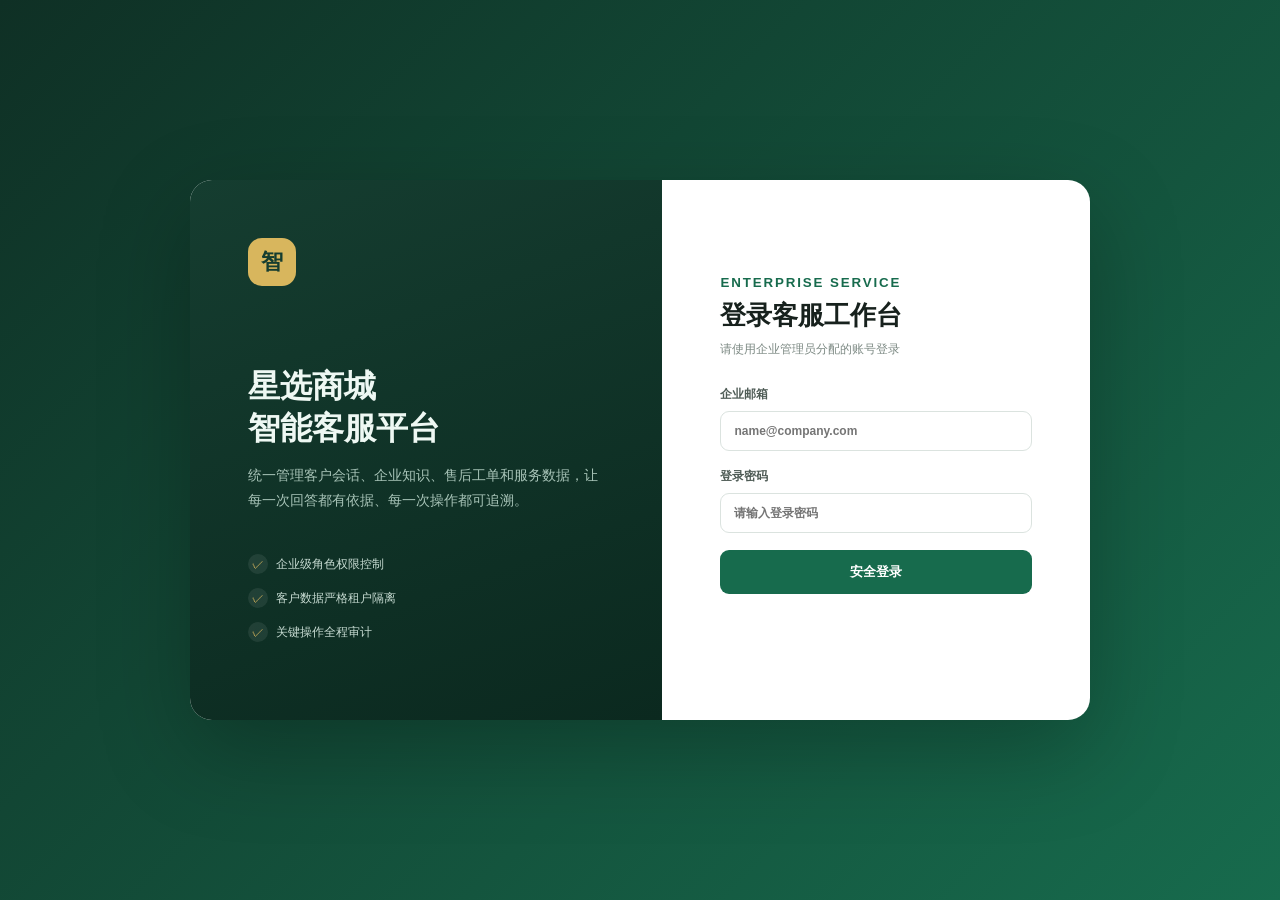
<file: src/customer_service/web/login.html>
<!doctype html>
<html lang="zh-CN">
<head>
  <meta charset="utf-8"><meta name="viewport" content="width=device-width,initial-scale=1">
  <title>登录 · 星选商城智能客服</title>
  <style>
    *{box-sizing:border-box}body{margin:0;min-height:100vh;display:grid;place-items:center;background:linear-gradient(135deg,#0f3025,#176b4d);font-family:"Microsoft YaHei","PingFang SC",sans-serif;color:#17211d}.shell{width:min(900px,92vw);min-height:540px;display:grid;grid-template-columns:1.05fr .95fr;overflow:hidden;border-radius:22px;background:#fff;box-shadow:0 30px 90px rgba(0,0,0,.25)}.intro{position:relative;padding:58px;color:#eef8f3;background:linear-gradient(160deg,#153d30,#0b291f)}.mark{width:48px;height:48px;display:grid;place-items:center;border-radius:14px;color:#153d30;background:#d8b65d;font-size:22px;font-weight:800}.intro h1{margin:80px 0 14px;font-size:32px;line-height:1.3}.intro p{color:#a7c3b7;line-height:1.8;font-size:14px}.features{display:grid;gap:14px;margin-top:40px}.features span{font-size:12px;color:#c7dbd2}.features i{display:inline-grid;width:20px;height:20px;margin-right:8px;place-items:center;border-radius:50%;color:#d8b65d;background:rgba(255,255,255,.08);font-style:normal}.login{display:flex;flex-direction:column;justify-content:center;padding:58px}.login small{color:#176b4d;font-weight:700;letter-spacing:.14em}.login h2{margin:8px 0 8px;font-size:26px}.login>p{margin:0 0 28px;color:#7c8983;font-size:12px}.login label{display:block;margin:0 0 17px;color:#4e5b55;font-size:12px;font-weight:700}.login input{width:100%;margin-top:8px;padding:12px 13px;border:1px solid #dbe3df;border-radius:9px;outline:0;font:inherit}.login input:focus{border-color:#176b4d;box-shadow:0 0 0 3px #e7f3ed}.login button{border:0;border-radius:9px;padding:13px;color:#fff;background:#176b4d;font-weight:700;cursor:pointer}.login button:disabled{opacity:.55}.error{min-height:20px;margin:12px 0 0!important;color:#c04f40!important;font-size:11px!important}@media(max-width:700px){.shell{grid-template-columns:1fr}.intro{display:none}.login{padding:40px 28px}}
  </style>
</head>
<body><main class="shell"><section class="intro"><div class="mark">智</div><h1>星选商城<br>智能客服平台</h1><p>统一管理客户会话、企业知识、售后工单和服务数据，让每一次回答都有依据、每一次操作都可追溯。</p><div class="features"><span><i>✓</i>企业级角色权限控制</span><span><i>✓</i>客户数据严格租户隔离</span><span><i>✓</i>关键操作全程审计</span></div></section><form id="login-form" class="login"><small>ENTERPRISE SERVICE</small><h2>登录客服工作台</h2><p>请使用企业管理员分配的账号登录</p><label>企业邮箱<input id="email" type="email" autocomplete="username" required placeholder="name@company.com"></label><label>登录密码<input id="password" type="password" autocomplete="current-password" minlength="8" required placeholder="请输入登录密码"></label><button id="submit" type="submit">安全登录</button><p id="error" class="error"></p></form></main><script>
  document.querySelector('#login-form').addEventListener('submit',async(e)=>{e.preventDefault();const button=document.querySelector('#submit');const error=document.querySelector('#error');button.disabled=true;button.textContent='正在验证…';error.textContent='';try{const response=await fetch('/api/v1/auth/login',{method:'POST',headers:{'Content-Type':'application/json'},body:JSON.stringify({email:document.querySelector('#email').value,password:document.querySelector('#password').value})});if(!response.ok){const data=await response.json();throw new Error(data.detail||'登录失败')}location.href='/'}catch(err){error.textContent=err.message}finally{button.disabled=false;button.textContent='安全登录'}});
  </script></body></html>
</file>
